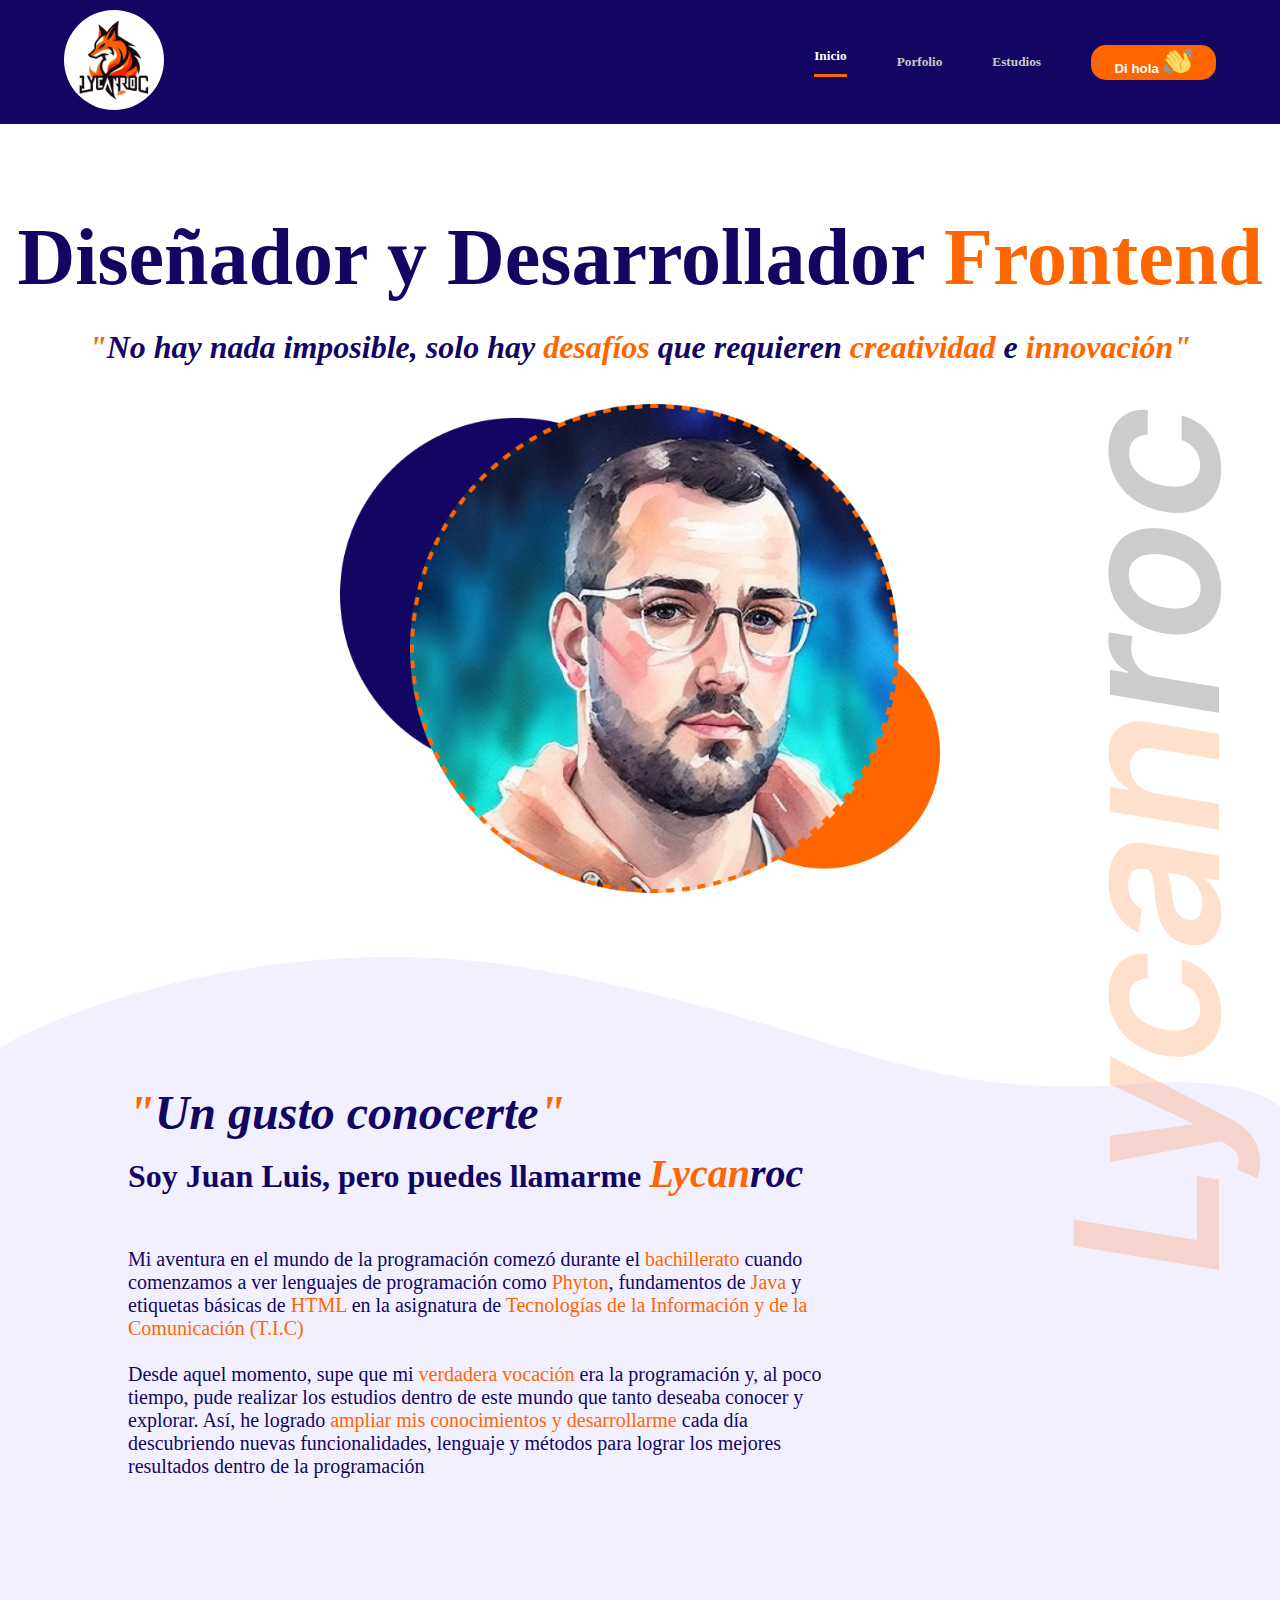
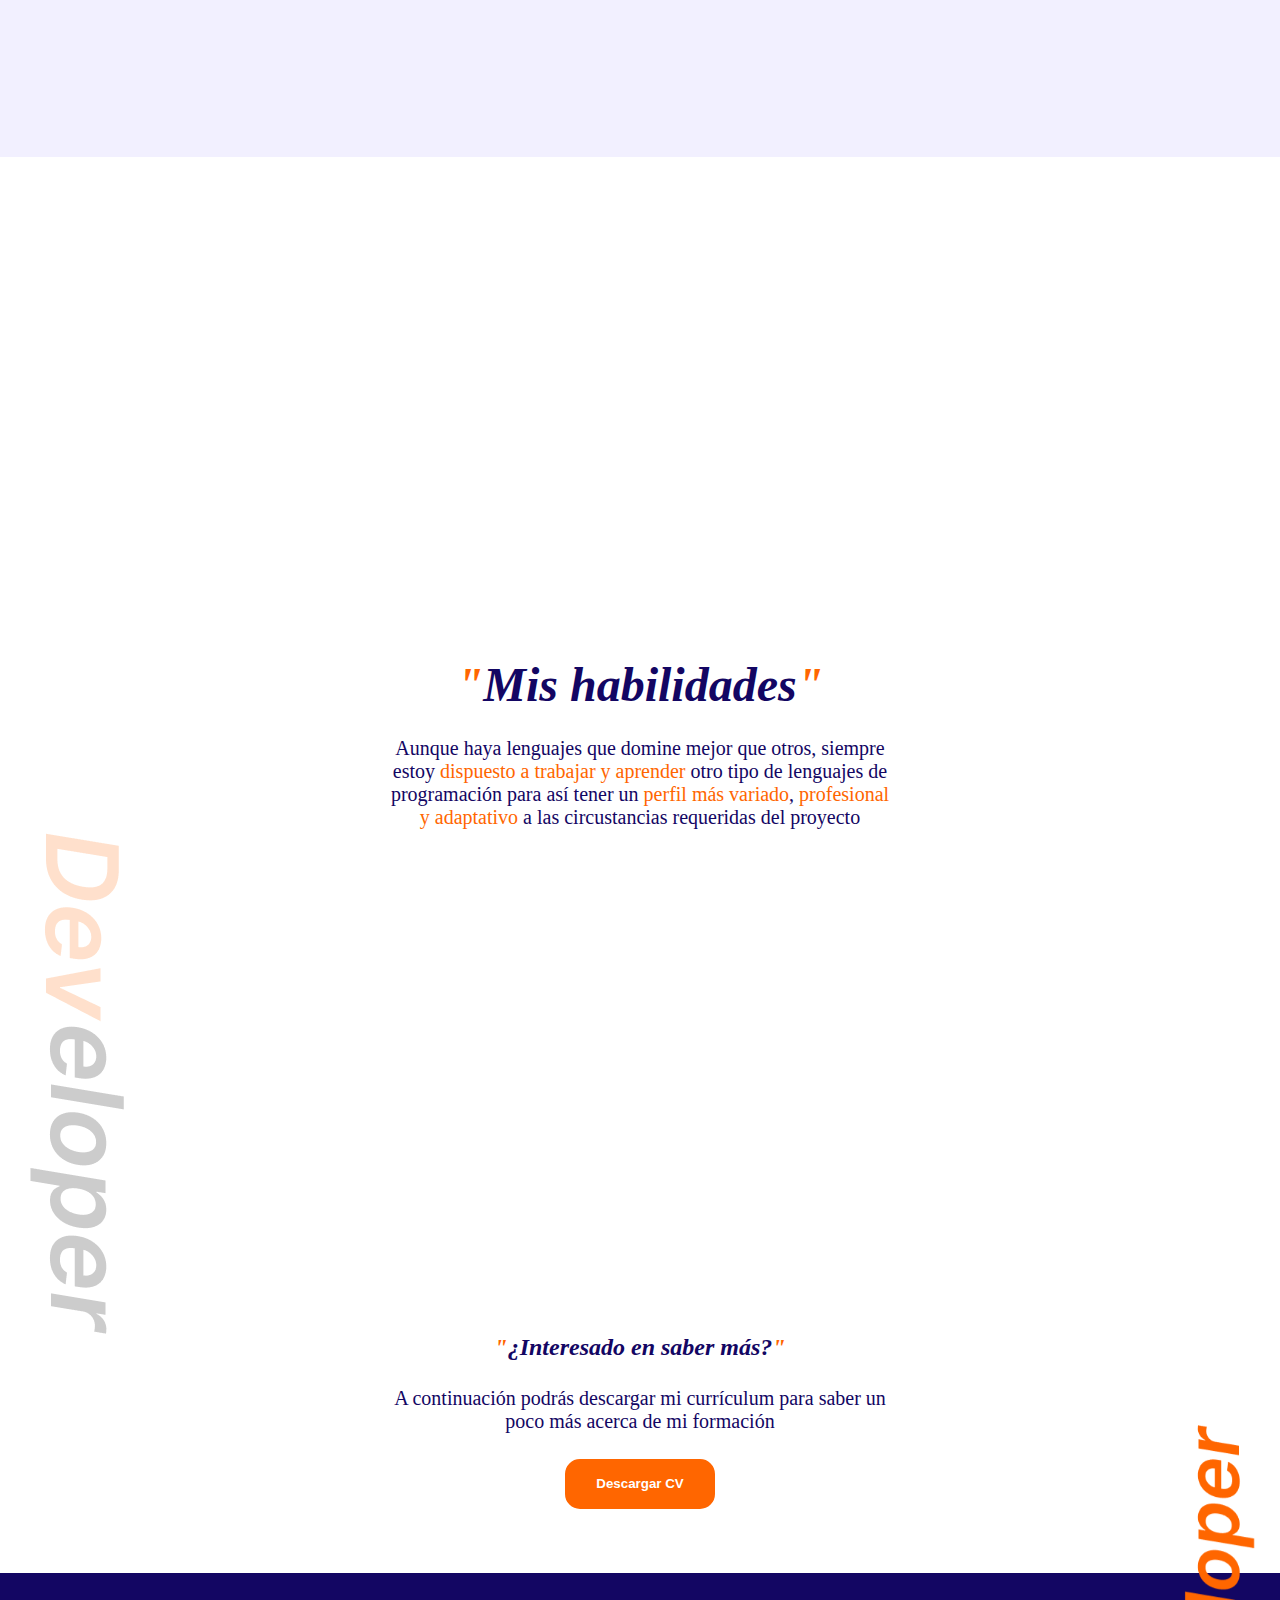
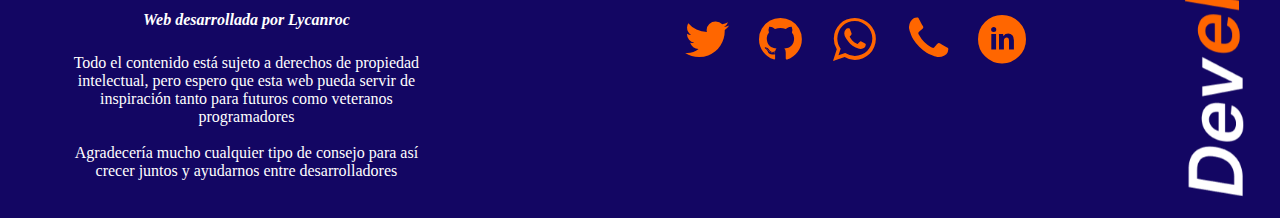
<file: index.html>
<!DOCTYPE html>
<html lang="es">
  <head>
    <meta charset="UTF-8">
    <meta name="viewport" content="width=device-width, initial-scale=1.0">
    <title>Juan Luis Casado Lopez | Designer and Frontend Developer</title>
    <link href="https://cdn.jsdelivr.net/npm/bootstrap@5.3.2/dist/css/bootstrap.min.css" rel="stylesheet" integrity="sha384-T3c6CoIi6uLrA9TneNEoa7RxnatzjcDSCmG1MXxSR1GAsXEV/Dwwykc2MPK8M2HN" crossorigin="anonymous">
    <link rel="shortcut icon" href="images/Logotipo Lycanroc/Lycanroc_logo_without_background.ico.png" type="image/x-icon">
    <link rel="icon" href="images/Logotipo Lycanroc/Lycanroc_logo_without_background.ico.png" type="image/x-icon">
    <link rel="stylesheet" href="styles/style.css">
    <link rel="stylesheet" href="styles/fontello.css">

    <!-- Link Swiper's CSS -->
    <link rel="stylesheet" href="https://unpkg.com/swiper/swiper-bundle.min.css"/>
  </head>
  <body>

    <!--Sección del menú superior-->
    <nav class="menu-container">
      <div class="logo-section">
        <a href="index.html">
          <img class="logo" src="images/Logotipo Lycanroc/Lycanroc_logo_without_background.png" alt="Lycanroc_logo">
        </a>
      </div>
      <div class="options-section">
        <h5 class="selected-option">Inicio</h5>
        <a href="pages/personal-proyects.html">
          <h5 class="not-selected-option">Porfolio</h5>
        </a>
        <a href="pages/education.html">
          <h5 class="not-selected-option">Estudios</h5>
        </a>
        <button onclick="location.href='mailto:lycanrocprogrammer@gmail.com'" class="menu-contact-button">Di hola <img src="images/emojis/waving_hand .png"></button>
      </div>
    </nav>

    <!--Sección del contenido principal-->
    <main>

      <!--Sección de presentación simple-->
      <div class="presentation-section">
        <h1 class="title-presentation-section">
          <span class="white-text">Diseñador y Desarrollador</span>
          <span class="orange-text">Frontend</span>
        </h1>
        <h5 class="slogan">
          
          <!--Se debe dejar así para que, a la hora de renderizar en el HTML, aparezca como "Lycanroc". De la forma normal, se renderizaría como "Lycan roc"-->
          <span class="orange-text">"</span><span>No hay nada imposible, solo hay</span>
          <span class="orange-text">desafíos</span>
          <span>que requieren</span>
          <span class="orange-text">creatividad</span>
          <span>e</span>
          <span class="orange-text">innovación"</span>
        </h5>
      </div>
      <div class="presentation-container1">
        <img class="photo-decoration" src="images/Photo/Photo_decoration.png">
        <img class="name-decoration" src="images/Name/Name-decoration.png">
      </div>
      <div class="about-me-section">
        <div class="text-about-me">
          <h2 class="title-about-me-section"><span class="orange-text">"</span>Un gusto conocerte<span class="orange-text">"</span></h2>
          <h4 class="subtitle-about-me-section">Soy Juan Luis, pero puedes llamarme <span class="name-decoration-about-me"><span class="orange-text">Lycan</span><span class="black-text">roc</span></h4></span>
          <div class="main-text-about-me-section">
            <p>Mi aventura en el mundo de la programación comezó durante el <span class="orange-text">bachillerato</span> cuando comenzamos a ver lenguajes de programación como <span class="orange-text">Phyton</span>, fundamentos de <span class="orange-text">Java</span> y etiquetas básicas de <span class="orange-text">HTML</span> en la asignatura de <span class="orange-text"> Tecnologías de la Información y de la Comunicación (T.I.C)</span></p>
            <br>
            <p>Desde aquel momento, supe que mi <span class="orange-text">verdadera vocación</span> era la programación y, al poco tiempo, pude realizar los estudios dentro de este mundo que tanto deseaba conocer y explorar. Así, he logrado <span class="orange-text">ampliar mis conocimientos y desarrollarme</span> cada día descubriendo nuevas funcionalidades, lenguaje y métodos para lograr los mejores resultados dentro de la programación</p>
          </div>
          <div class="cards-about-me-section">
            <div class="card1">
              <div class="card1-header">
                <h1 class="title-card1-header">Diseñador</h1>
                <h4 class="subtitle-card1-header"><span class="orange-text">"</span>El diseño web no es solo hacer que las cosas se vean bonitas, sino también hacer que funcionen bien<span class="orange-text">"</span></h4>
              </div>
              <div class="card1-body">
                <div>
                  <img src="images/Cards/Designer section.png">
                  <div class="text-card1-body-section">
                    <p class="text-card1-body"><span class="orange-text">"</span>Es importante un <span class="orange-text">diseño agradable</span> a la vista, <span class="orange-text">adaptativo</span> y <span class="orange-text">funcional</span><span class="orange-text">"</span></p>
                  </div>
                  <div class="list-card1-body-section">
                    <ul class="card1-list">
                      <div>
                        <li>Sketchs</li>
                        <li>Figma</li>
                        <li>Papel y lápiz</li>
                      </div>
                      <div>
                        <li>Google Fonts</li>
                        <li>Proto.io</li>
                        <li>Studio Desing</li>
                      </div>
                    </ul>
                  </div>
                </div>
              </div>
            </div>
            <div class="card2">
              <div class="card2-header">
                <h1 class="title-card2-header">Desarrollador Frontend</h1>
                <h4 class="subtitle-card2-header"><span class="orange-text">"</span>El Frontend es el puente entre el usuario y el backend, y el diseñador web es el arquitecto que lo construye<span class="orange-text">"</span></h4>
              </div>
              <div class="card2-body">
                <div>
                  <img src="images/Cards/Frontend developer section.png">
                  <div class="text-card2-body-section">
                    <p class="text-card2-body"><span class="orange-text">"</span>El <span class="orange-text">código es poesía</span>, y el <span class="orange-text">Frontend</span> es el arte de <span class="orange-text">darle vida</span><span class="orange-text">"</span></p>
                  </div>
                  <div class="list-card2-body-section">
                    <ul class="card2-list">
                      <div>
                        <li>CSS</li>
                        <li>HTML</li>
                        <li>JavaScript</li>
                      </div>
                      <div>
                        <li>TypeScript</li>
                        <li>Java</li>
                        <li>Angular</li>
                      </div>
                    </ul>
                  </div>
                </div>
              </div>
            </div>
          </div>
        </div>
      </div>
      <div class="skills-section">
        <img class="aditional-name-decoration" src="images/Name/Additional-name-decoration.png">  
        <div class="skills-header">
          <h1 class="skills-heading"><span class="orange-text">"</span>Mis habilidades<span class="orange-text">"</span></h1>
          <p>Aunque haya lenguajes que domine mejor que otros, siempre estoy <span class="orange-text">dispuesto a trabajar y aprender</span> otro tipo de lenguajes de programación para así tener un <span class="orange-text">perfil más variado</span>,<span class="orange-text"> profesional y adaptativo</span> a las circustancias requeridas del proyecto</p>
        </div>
        <div class="skills">
          <div class="right-content">
            <div class="skills-bar">
              <div class="bar">
                <div class="info">
                  <span>HTML</span>
                </div>
                <div class="progress-line"><span class="html"></span></div>
                <div class="bar">
                  <div class="info">
                    <span>CSS</span>
                  </div>
                  <div class="progress-line"><span class="css"></span></div>
                  <div class="bar">
                    <div class="info">
                      <span>BOOTSTRAP</span>
                    </div>
                    <div class="progress-line"><span class="bootstrap"></span></div>
                    <div class="bar">
                      <div class="info">
                        <span>JAVASCRIPT</span>
                      </div>
                      <div class="progress-line"><span class="javascript"></span></div>
                      <div class="bar">
                        <div class="info">
                          <span>SPRING</span>
                        </div>
                        <div class="progress-line"><span class="spring"></span></div>
                        <div class="bar">
                          <div class="info">
                            <span>ANGULAR</span>
                          </div>
                          <div class="progress-line"><span class="angular"></span></div>
                        </div>
                      </div>
                    </div>
                  </div>
                </div>
              </div>
            </div>
          </div>
        </div>
        <div class="curriculum-section">
          <h2><span class="orange-text">"</span>¿Interesado en saber más?<span class="orange-text">"</span> </h2>
          <p>A continuación podrás descargar mi currículum para saber un poco más acerca de mi formación</p>
          <button onclick="descargarPDF()" class="curriculum-button">Descargar CV</button>
        </div>
      </div>
    </main>
    <footer>
      <div class="footer-container">
        <img class="alternative-aditional-name-decoration" src="images/Footer/Alternative-additional-name-decoration.png">
        <div class="footer-text">
          <h4>Web desarrollada por Lycanroc</h4>
        <p>Todo el contenido está sujeto a derechos de propiedad intelectual, pero espero que esta web pueda servir de inspiración tanto para futuros como veteranos programadores</p>
        <br>
        <p>Agradecería mucho cualquier tipo de consejo para así crecer juntos y ayudarnos entre desarrolladores</p>
        </div>
        <div class="footer-icon">
          <i class="icon-twitter"></i>
          <i class="icon-github"></i>
          <i class="icon-whatsapp"></i>
          <i class="icon-phone"></i>
          <i class="icon-linkedin"></i>
        </div>
      </div>
    </footer>

    <!--Enlace con bootstrap-->
    <script src="https://cdn.jsdelivr.net/npm/bootstrap@5.3.2/dist/js/bootstrap.bundle.min.js" integrity="sha384-C6RzsynM9kWDrMNeT87bh95OGNyZPhcTNXj1NW7RuBCsyN/o0jlpcV8Qyq46cDfL" crossorigin="anonymous"></script>
    <script src="javaScripts/javaScript.js"></script>
  </body>
</html>
</file>
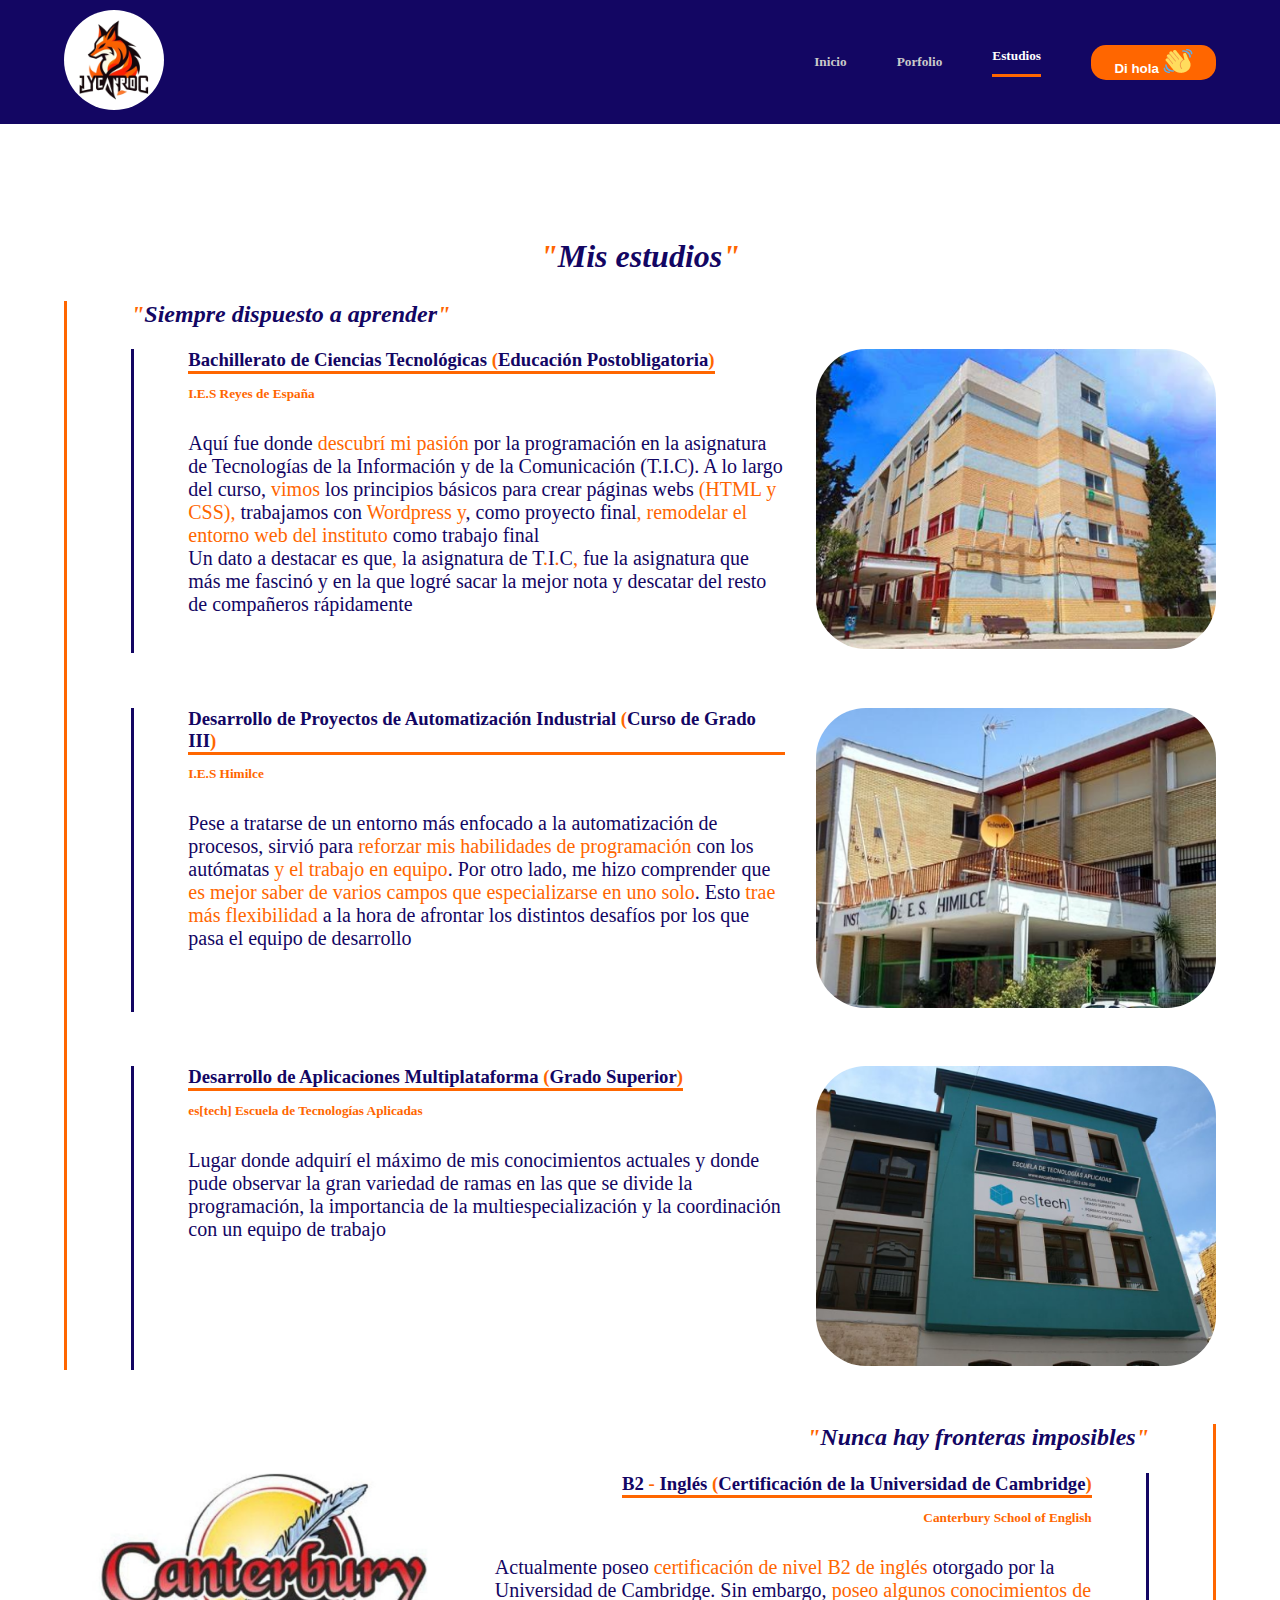
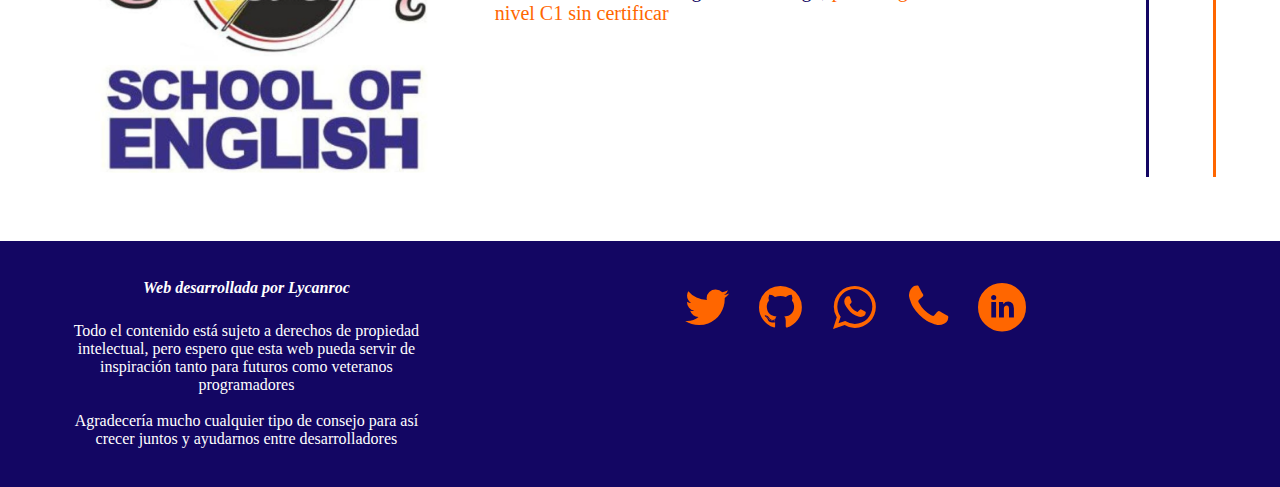
<file: pages/education.html>
<!DOCTYPE html>
<html lang="es">
    <head>
        <meta charset="UTF-8">
        <meta name="viewport" content="width=device-width, initial-scale=1.0">
        <title>Juan Luis Casado Lopez | About Me</title>
        <link href="https://cdn.jsdelivr.net/npm/bootstrap@5.3.2/dist/css/bootstrap.min.css" rel="stylesheet" integrity="sha384-T3c6CoIi6uLrA9TneNEoa7RxnatzjcDSCmG1MXxSR1GAsXEV/Dwwykc2MPK8M2HN" crossorigin="anonymous">
        <link rel="shortcut icon" href="../images/Logotipo Lycanroc/Lycanroc_logo_without_background.ico.png" type="image/x-icon">
        <link rel="icon" href="../images/Logotipo Lycanroc/Lycanroc_logo_without_background.ico.png" type="image/x-icon">
        <link rel="stylesheet" href="../styles/style.css">
        <link rel="stylesheet" href="../styles/fontello.css">
    </head>
    <body>
        <nav class="menu-container">
            <div class="logo-section">
                <a href="../index.html">
                <img class="logo" src="../images/Logotipo Lycanroc/Lycanroc_logo_without_background.png" alt="Lycanroc_logo">
                </a>
            </div>
            <div class="options-section">
                <a href="../index.html">
                    <h5 class="not-selected-option">Inicio</h5>
                </a>
                <a href="../pages/personal-proyects.html">
                    <h5 class="not-selected-option">Porfolio</h5>
                </a>
                <h5 class="selected-option">Estudios</h5>
                <button onclick="location.href='mailto:lycanrocprogrammer@gmail.com'" class="menu-contact-button">Di hola <img src="../images/emojis/waving_hand .png"></button>
            </div>
        </nav>
        <main class="education-section">
            <div class="presentation">
                <h1><span class="orange-text">"</span>Mis estudios<span class="orange-text">"</span></h1>
            </div>
            <div class="my-studies">
                <h2><span class="orange-text">"</span>Siempre dispuesto a aprender<span class="orange-text">"</span></h2>
                <div class="ies-reyes-de-espania">
                    <div class="my-studies-text">
                        <h3>Bachillerato de Ciencias Tecnológicas <span class="orange-text">(</span>Educación Postobligatoria<span class="orange-text">)</span></h3>
                        <h5>I.E.S Reyes de España</h5>
                        <p>Aquí fue donde <span class="orange-text">descubrí mi pasión</span> por la programación en la asignatura de Tecnologías de la Información y de la Comunicación (T.I.C). A lo largo del curso, <span class="orange-text">vimos</span> los principios básicos para crear páginas webs <span class="orange-text">(HTML y CSS),</span> trabajamos con <span class="orange-text">Wordpress y</span>, como proyecto final<span class="orange-text">, remodelar el entorno web del instituto</span> como trabajo final</p>
                        <p>Un dato a destacar es que<span class="orange-text">,</span> la asignatura de T<span class="orange-text">.</span>I<span class="orange-text">.</span>C<span class="orange-text">,</span> fue la asignatura que más me fascinó y en la que logré sacar la mejor nota y descatar del resto de compañeros rápidamente</p>
                    </div>
                    <div class="ies-reyes-de-espania-image">
                        <img src="../images/Studies/reyes-de-espania 1.png">
                    </div>
                </div>
                <div class="ies-himilce">
                    <div class="my-studies-text">
                        <h3>Desarrollo de Proyectos de Automatización Industrial <span class="orange-text">(</span>Curso de Grado III<span class="orange-text">)</span></h3>
                        <h5>I.E.S Himilce</h5>
                        <p>Pese a tratarse de un entorno más enfocado a la automatización de procesos, sirvió para <span class="orange-text">reforzar mis habilidades de programación</span> con los autómatas <span class="orange-text">y el trabajo en equipo</span>. Por otro lado, me hizo comprender que <span class="orange-text">es mejor saber de varios campos que especializarse en uno solo</span>. Esto <span class="orange-text">trae más flexibilidad</span> a la hora de afrontar los distintos desafíos por los que pasa el equipo de desarrollo</p>
                    </div>
                    <div class="ies-himilce-image">
                        <img src="../images/Studies/himilce 1.png">
                    </div>
                </div>
                <div class="estech">
                    <div class="my-studies-text">
                        <h3>Desarrollo de Aplicaciones Multiplataforma <span class="orange-text">(</span>Grado Superior<span class="orange-text">)</span></h3>
                        <h5>es[tech] Escuela de Tecnologías Aplicadas</h5>
                        <p>Lugar donde adquirí el máximo de mis conocimientos actuales y donde pude observar la gran variedad de ramas en las que se divide la programación, la importancia de la multiespecialización y la coordinación con un equipo de trabajo</p>
                    </div>
                    <div class="estech-image">
                        <img src="../images/Studies/estech 1.png">
                    </div>
                </div>
            </div>
            <div class="my-languages">
                <h2><span class="orange-text">"</span>Nunca hay fronteras imposibles<span class="orange-text">"</span></h2>
                <div class="english">
                    <div class="english-image">
                        <img src="../images/Studies/309039106_536471515145734_5285692014322863322_n 1.png">
                    </div>
                    <div class="my-languages-text">
                        <h3>B2 <span class="orange-text">-</span> Inglés <span class="orange-text">(</span>Certificación de la Universidad de Cambridge<span class="orange-text">)</span></h3>
                        <h5>Canterbury School of English</h5>
                        <p>Actualmente poseo <span class="orange-text">certificación de nivel B2 de inglés</span> otorgado por la Universidad de Cambridge. Sin embargo, <span class="orange-text"> poseo algunos conocimientos de nivel C1 sin certificar</span></p>
                    </div>
                </div>
            </div>
        </main>
        <footer>
            <div class="footer-container">
              <div class="footer-text">
                <h4>Web desarrollada por Lycanroc</h4>
              <p>Todo el contenido está sujeto a derechos de propiedad intelectual, pero espero que esta web pueda servir de inspiración tanto para futuros como veteranos programadores</p>
              <br>
              <p>Agradecería mucho cualquier tipo de consejo para así crecer juntos y ayudarnos entre desarrolladores</p>
              </div>
              <div class="footer-icon">
                <i class="icon-twitter"></i>
                <i class="icon-github"></i>
                <i class="icon-whatsapp"></i>
                <i class="icon-phone"></i>
                <i class="icon-linkedin"></i>
              </div>
            </div>
        </footer>  
    </body>
</html>
</file>
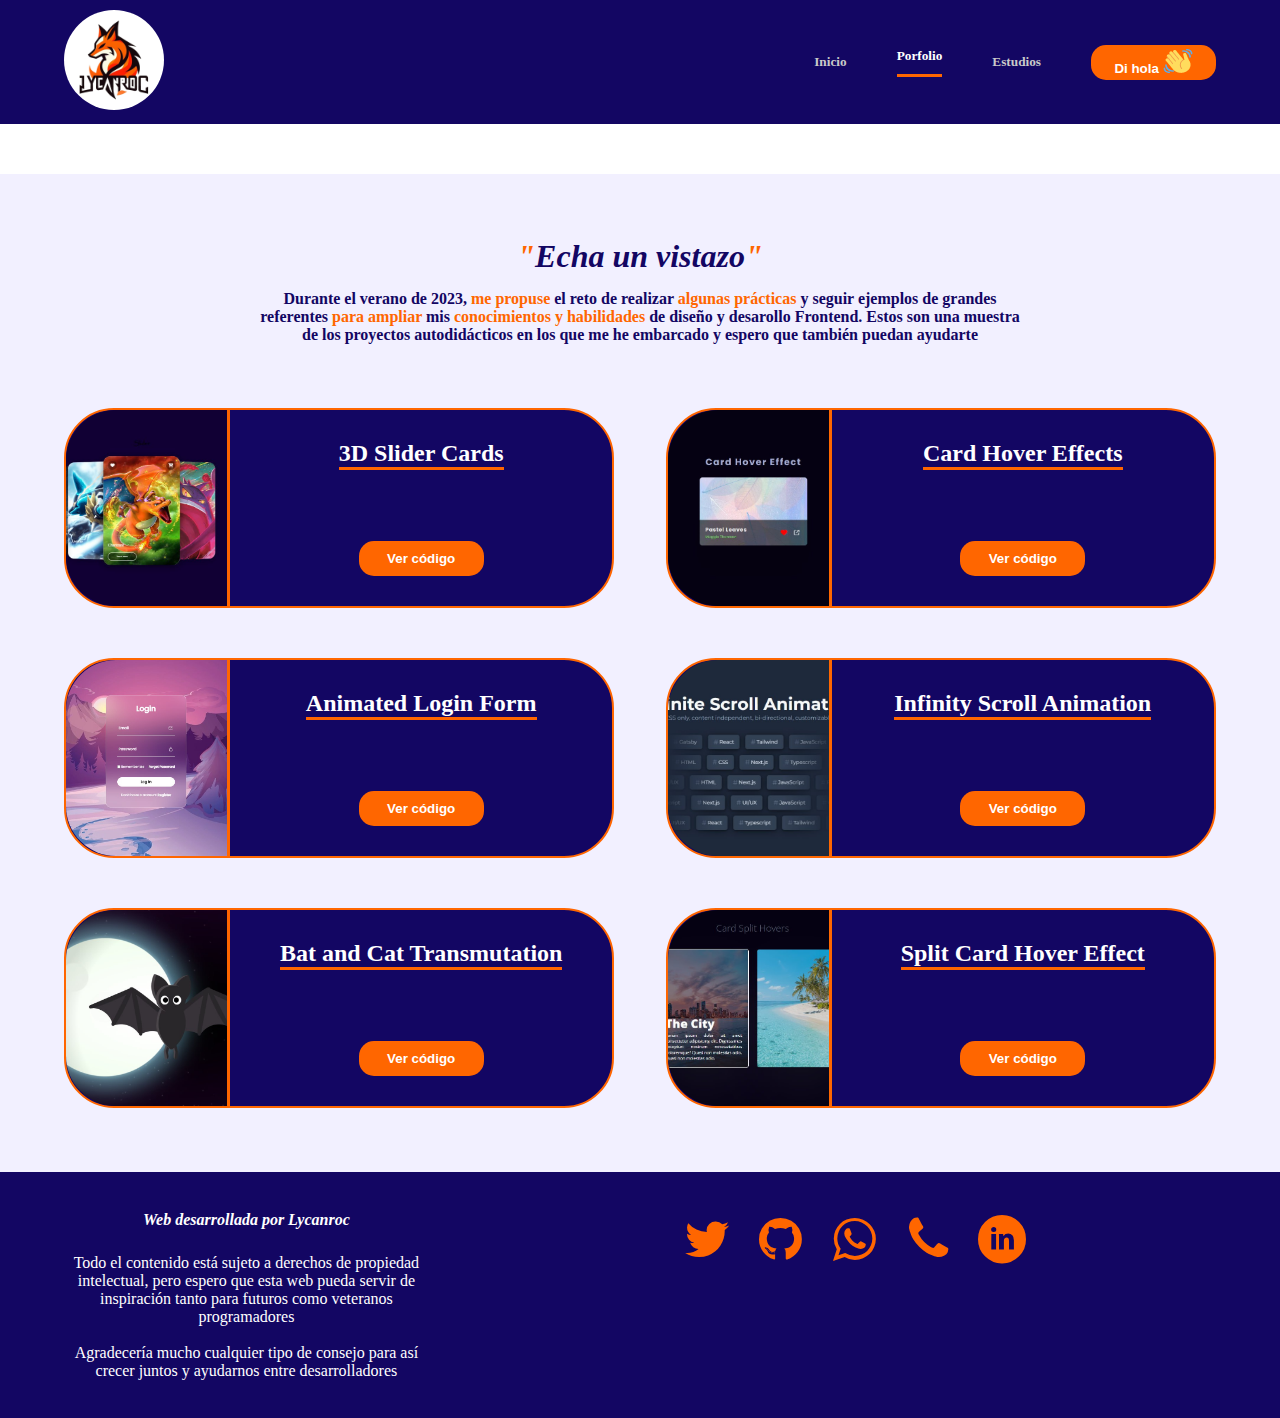
<file: pages/personal-proyects.html>
<!DOCTYPE html>
<html lang="en">
  <head>
    <meta charset="UTF-8">
    <meta name="viewport" content="width=device-width, initial-scale=1.0">
    <title>Juan Luis Casado Lopez | Contact</title>
    <link href="https://cdn.jsdelivr.net/npm/bootstrap@5.3.2/dist/css/bootstrap.min.css" rel="stylesheet" integrity="sha384-T3c6CoIi6uLrA9TneNEoa7RxnatzjcDSCmG1MXxSR1GAsXEV/Dwwykc2MPK8M2HN" crossorigin="anonymous">
    <link rel="shortcut icon" href="../images/Logotipo Lycanroc/Lycanroc_logo_without_background.ico.png" type="image/x-icon">
    <link rel="icon" href="../images/Logotipo Lycanroc/Lycanroc_logo_without_background.ico.png" type="image/x-icon">
    <link rel="stylesheet" href="../styles/style.css">
    <link rel="stylesheet" href="../styles/fontello.css">
  </head>
  <body>
    <nav class="menu-container">
      <div class="logo-section">
          <a href="../index.html">
          <img class="logo" src="../images/Logotipo Lycanroc/Lycanroc_logo_without_background.png" alt="Lycanroc_logo">
          </a>
      </div>
      <div class="options-section">
          <a href="../index.html">
            <h5 class="not-selected-option">Inicio</h5>
          </a>
          <h5 class="selected-option">Porfolio</h5>
          <a href="../pages/education.html">
            <h5 class="not-selected-option">Estudios</h5>
          </a>
          <button onclick="location.href='mailto:lycanrocprogrammer@gmail.com'" class="menu-contact-button">Di hola <img src="../images/emojis/waving_hand .png"></button>
      </div>
  </nav>
    <main>
      <div class="personal-proyect-header">
        <h1><span class="orange-text">"</span>Echa un vistazo<span class="orange-text">"</span></h1>
        <h4>Durante el verano de 2023, <span class="orange-text">me propuse</span> el reto de realizar <span class="orange-text">algunas prácticas</span> y seguir ejemplos de grandes referentes <span class="orange-text">para ampliar</span> mis <span class="orange-text">conocimientos  y habilidades</span> de diseño y desarollo Frontend. Estos son una muestra de los proyectos autodidácticos en los que me he embarcado y espero que también puedan ayudarte</h4>
      </div>
      <div class="personal-proyects-section">
        <div class="first-column">
          <div class="personal-proyect1">
            <img src="../images/Personal Proyects/3d-slider-cards.jpg">
            <div class="personal-proyect-text">
              <h2>3D Slider Cards</h2>
              <a href="https://github.com/LycanrocProgrammer/Practice-Proyects/tree/main/Slider%20Cards">
                <button>Ver código</button>
              </a>
            </div>
          </div>
          <div class="personal-proyect3">
            <img src="../images/Personal Proyects/animated-login-form.jpg">
            <div class="personal-proyect-text">
              <h2>Animated Login Form</h2>
              <a href="https://github.com/LycanrocProgrammer/Practice-Proyects/tree/main/Animated%20Login%20Form">
                <button>Ver código</button>
              </a>
            </div>
          </div>
          <div class="personal-proyect5">
            <img src="../images/Personal Proyects/bat-cat-transmutation.jpg">
            <div class="personal-proyect-text">
              <h2>Bat and Cat Transmutation</h2>
              <a href="https://github.com/LycanrocProgrammer/Practice-Proyects/tree/main/Bat%20Cat%20Transmutation%20CSS">
                <button>Ver código</button>
              </a>
            </div>
          </div>
        </div>
        <div class="second-column">
          <div class="personal-proyect2">
            <img src="../images/Personal Proyects/card-hover-effect.jpg">
            <div class="personal-proyect-text">
              <h2>Card Hover Effects</h2>
              <a href="https://github.com/LycanrocProgrammer/Practice-Proyects/tree/main/Card%20Hover%20Effect">
                <button>Ver código</button>
              </a>
            </div>
          </div>
          <div class="personal-proyect4">
            <img src="../images/Personal Proyects/infinity-scroll-animation.jpg">
            <div class="personal-proyect-text">
              <h2>Infinity Scroll Animation</h2>
              <a href="https://github.com/LycanrocProgrammer/Practice-Proyects/tree/main/Infinite%20Scroll%20Animation">
                <button>Ver código</button>
              </a>
            </div>
          </div>
          <div class="personal-proyect6">
            <img src="../images/Personal Proyects/split-card-hover-effect.jpg">
            <div class="personal-proyect-text">
              <h2>Split Card Hover Effect</h2>
              <a href="https://github.com/LycanrocProgrammer/Practice-Proyects/tree/main/Split%20Card%20Hover%20Effect">
                <button>Ver código</button>
              </a>
            </div>
          </div>
        </div>
      </div>
    </main>
    <footer>
      <div class="footer-container">
        <div class="footer-text">
          <h4>Web desarrollada por Lycanroc</h4>
        <p>Todo el contenido está sujeto a derechos de propiedad intelectual, pero espero que esta web pueda servir de inspiración tanto para futuros como veteranos programadores</p>
        <br>
        <p>Agradecería mucho cualquier tipo de consejo para así crecer juntos y ayudarnos entre desarrolladores</p>
        </div>
        <div class="footer-icon">
          <i class="icon-twitter"></i>
          <i class="icon-github"></i>
          <i class="icon-whatsapp"></i>
          <i class="icon-phone"></i>
          <i class="icon-linkedin"></i>
        </div>
      </div>
    </footer>
  </body>
</html>
</file>
<file: styles/style.css>
* {
    margin: 0;
    padding: 0;
    box-sizing: border-box;
}

button {
    width: 150px;
    height: 50px;
    background-color: #ff6600;
    color: #fff;
    border: none;
    border-radius: 15px;
    font-weight: bold;
    border: 2px solid #ff6600;
}

button:active {
    color: #ff6600;
    background-color: white;
    border: 2px solid #ff6600;
}

.menu-container {
    background-color: #130663;
    display: flex;
    position: sticky;
    top: 0;
    justify-content: space-between;
    align-items: center;
    z-index: 20;
}

.logo-section {
    margin: 10px 0 10px 5%;
}

.logo {
    width: 100px;
    height: 100px;
    background-color: white;
    border-radius: 50%;
}

.options-section {
    display: flex;
    justify-content: space-between;
    align-items: center;
    padding-right: 5%;
    gap: 50px;
}

.selected-option {
    color: #fff;
    padding-bottom: 10px;
    border-bottom: 3px solid #ff6600;
    font-weight: bold;
}

.not-selected-option {
    color: #c9c9c9;
}

.not-selected-option:hover {
    color: #fff;
    transform: scale(1.1);
}

a {
    text-decoration: none;
}

.menu-contact-button {
    width: 125px;
    height: 35px;
    background-color: #ff6600;
    color: #fff;
    border: none;
    border-radius: 15px;
    font-weight: bold;
}

.presentation-section {
    display: flex;
    justify-content: center;
    align-items: center;
    flex-direction: column;
    background-color: #fff;
    padding: 3% 0;
}

.title-presentation-section {
    font-size: 500%;
    font-weight: bold;
    font-family: 'Blogger Sans';
}

.white-text {
    color: #130663;
}

.orange-text {
    color: #ff6600;
}

.slogan {
    font-size: 200%;
    color: #130663;
    margin-top: 2%;
    font-style: italic;
}

.presentation-container1 {
    position: relative;
    width: 100%;
    display: flex;
    justify-content: center;
    background-color: #fff;
    padding-bottom: 5%;
}

.photo-decoration {
    width: 600px;
    height: auto;
}

.name-decoration {
    position: absolute;
    width: auto;
    right: 1%;
    z-index: 3;
}

.about-me-section {
    position: relative;
    padding-bottom: 10%;
    background-image: url(../images/Cards/Background.png);
    background-repeat: no-repeat;
    background-size: cover;
}

.background {
    width: 100%;
    position: absolute;
    z-index: 1;
}

.text-about-me {
    position: relative;
    z-index: 2;
    padding: 10% 10% 0;
    color: #130663;
}

.title-about-me-section {
    font-family: 'Blogger Sans';
    font-style: italic;
    font-weight: bold;
    font-size: 300%;
    margin-bottom: 1%;
}

.name-decoration-about-me {
    font-size: 125%;
    font-style: italic;
    font-weight: bold;
}

.subtitle-about-me-section {
    margin-bottom: 5%;
    font-size: 200%;
}

.main-text-about-me-section {
    font-size: 125%;
    padding-right: 30%;
    margin-bottom: 5%;
}

.cards-about-me-section {
    width: 100%;
    height: 800px;
    display: flex;
    justify-content: center;
    gap: 10%;
}

@keyframes slideInFromLeft {
    0% {
        transform: translateX(-100%);
        opacity: 0;
    }
    100% {
        transform: translateX(0);
        opacity: 1;
    }
}

.card1 {
    width: 800px;
    height: 900px;
    background-color: #fff;
    border-radius: 75px;
    display: flex;
    flex-direction: column;
    opacity: 0;
}

.slideInFromLeft {
    animation: slideInFromLeft 1s ease-out forwards;
    opacity: 1;
}

.card1:visible {
    visibility: visible;
}

.card1-header {
    display: flex;
    justify-content: center;
    align-items: center;
    flex-direction: column;
    width: 100%;
    height: auto;
    background-color: #130663;
    color: #fff;
    border-radius: 75px 75px 0 0;
    padding: 5%;
    text-align: center;
    gap: 20%;
}

.title-card1-header {
    padding-bottom: 10px;
    border-bottom: 3px solid #ff6600;
    font-weight: bold;
    margin-bottom: 5%;
}

.subtitle-card1-header {
    font-style: italic;
}

.card1-body {
    width: 100%;
    height: 100%;
    display: flex;
    justify-content: center;
    align-items: center;
    flex-direction: column;
    margin: 5% 0;
}

.text-card1-body-section {
    display: flex;
    justify-content: center;
    border-bottom: 3px solid #ff6600;
    padding: 5% 0;
    font-style: italic;
}

ul li {
    margin-top: 5%;
    font-size: 20px;
}

ul li::marker {
    color: #ff6600;
}

.card1-list {
    display: flex;
    justify-content: center;
    align-items: center;
    gap: 35%;
    margin-top: 5%;
}

@keyframes slideInFromRight {
    0% {
        transform: translateX(100%);
        opacity: 0;
    }
    100% {
        transform: translateX(0);
        opacity: 1;
    }
}

.card2 {
    width: 800px;
    height: 900px;
    background-color: #fff;
    border-radius: 75px;
    display: flex;
    flex-direction: column;
    opacity: 0;
}

.slideInFromRight {
    animation: slideInFromRight 1s ease-out forwards;
    opacity: 1;
}

.card2-header {
    display: flex;
    justify-content: center;
    align-items: center;
    flex-direction: column;
    width: 100%;
    height: auto;
    background-color: #2b1b8d;
    color: #fff;
    border-radius: 75px 75px 0 0;
    padding: 5%;
    text-align: center;
    gap: 20%;
}

.title-card2-header {
    padding-bottom: 10px;
    border-bottom: 3px solid #ff6600;
    font-weight: bold;
    margin-bottom: 5%;
}

.subtitle-card2-header {
    font-style: italic;
}

.card2-body {
    width: 100%;
    height: 100%;
    display: flex;
    justify-content: center;
    align-items: center;
    flex-direction: column;
    margin: 5% 0;
}

.text-card2-body-section {
    display: flex;
    justify-content: center;
    border-bottom: 3px solid #ff6600;
    padding: 5% 0;
    font-style: italic;
}

.card2-list {
    display: flex;
    justify-content: center;
    align-items: center;
    gap: 35%;
    margin-top: 5%;
}

@keyframes slideInFromBottom {
    0% {
        transform: translateY(100%);
        opacity: 0;
    }
    100% {
        transform: translateY(0);
        opacity: 1;
    }
}

.skills-section {
    display: flex;
    justify-content: center;
    flex-direction: column;
    background-image: url(../images/Testimonial/Background_white.png);
    position: relative;
    background-repeat: no-repeat;
    background-size: cover;
    margin-block: 5%;
    width: 100%;
    height: 100%;
    z-index: 5;
}

.slideInFromBottom {
    animation: slideInFromBottom 1s ease-out forwards;
    opacity: 1;
}

.skills-header {
    display: flex;
    flex-direction: column;
    justify-content: center;
    align-items: center;
    color: #130663;
}

.skills-header h1 {
    font-family: 'Blogger Sans';
    font-style: italic;
    font-weight: bold;
    font-size: 300%;
}

.skills-section p {
    text-align: center;
    font-size: 125%;
    padding-inline: 30%;
    margin-top: 2%;
}

.aditional-name-decoration {
    position: absolute;
    width: auto;
    left: 1%;
    z-index: 90;
}

.skills {
    display: flex;
    justify-content: center;
    opacity: 0;
}

.skills .skills-heading {
    font-weight: bold;
    font-size: 300%;
    font-style: italic;
    color: #130663;
    text-align: center;
}

.skills-bar {
    padding: 25px 30px;
}

.skills-bar .bar {
    margin: 25px 0;
}

.skills-bar .bar .info span {
    font-size: 1rem;
    font-weight: 500;
}

.skills-bar .bar .info {
    margin-bottom: 8px;
    color: #130663;
}

.skills-bar .bar .progress-line {
    position: relative;
    height: 10px;
    width: 550px;
    background: #f0f0f0;
    border-radius: 10px;
}

.bar .progress-line span {
    position: absolute;
    background: #ff6600;
    height: 100%;
    border-radius: 10px;
    transform: scaleX(0);
    transform-origin: left;
}

@keyframes animate {
    100% {
      transform: scaleX(1);
    }
}

.progress-line .html {
    width: 90%;
}

.progress-line .css {
    width: 80%;
}

.progress-line .bootstrap {
    width: 75%;
}

.progress-line .javascript {
    width: 80%;
}

.progress-line .spring {
    width: 60%;
}

.progress-line .angular {
    width: 70%;
}

.bar .progress-line span::before {
    position: absolute;
    content: "";
    height: 0;
    right: 0;
    top: -12px;
    width: 0;
    border: 7px solid transparent;
    border-bottom-width: 0px;
    border-right-width: 0px;
    border-top-style: #f0f0f0;
    border-top-color: #f0f0f0;
}

.bar .progress-line span::after {
    position: absolute;
    right: 0;
    top: -28px;
    color: #fff;
    font-size: 12px;
    font-weight: 700;
    background-color: #130663;
    padding: 1px 8px;
    border-radius: 3px;
}

.progress-line .html::after {
    content: "90%";
}

.progress-line .css::after {
    content: "80%";
}

.progress-line .bootstrap::after {
    content: "75%";
}

.progress-line .javascript::after {
    content: "80%";
}

.progress-line .spring::after {
    content: "60%";
}
.progress-line .angular::after {
    content: "70%";
}

.curriculum-section {
    display: flex;
    flex-direction: column;
    align-items: center;
    margin-top: 5%;
}

.curriculum-section h2 {
    font-family: 'Blogger Sans';
    font-style: italic;
    font-weight: bold;
    color: #130663;
}

.curriculum-section p {
    text-align: center;
    font-size: 125%;
    padding-inline: 30%;
    margin-block: 2%;
    color: #130663;
}

footer {
    background-color: #130663;
    width: 100%;
    height: auto;
}

.footer-container {
    position: relative;
    display: flex;
    width: 100%;
    height: 100%;
    color: #fff;
    padding: 3% 0 3% 5%;
    text-align: center;
}

.footer-container h4 {
    margin-bottom: 25px;
}

.footer-text {
    display: flex;
    flex-direction: column;
    align-items: center;
    width: 100%;
    height: 100%;
    margin-right: 20%;
}

.footer-icon {
    display: flex;
    align-items: center;
    justify-content: space-between;
    width: 100%;
    height: 100%;
    font-size: 50px;
    margin-right: 20%;
    color: #ff6600;
}

.footer-container h4 {
    font-style: italic
}

.alternative-aditional-name-decoration {
    position: absolute;
    width: 100px;
    right: 1%;
    top: -60%;
    z-index: 998;
}

.personal-proyects-section {
    display: flex;
    justify-content: space-between;
    width: 100%;
    height: auto;
    overflow: hidden;
    background-color: #F2F0FF;
}

.personal-proyects-section img {
    width: 30%;
    height: 100%;
    border-radius: 50px 0 0 50px;
    object-fit: cover;
    object-position: center;
    border-right: 3px solid #ff6600;
}

.personal-proyects-section button {
    width: 125px;
    height: 35px;
    margin-top: 5%;
    background-color: #ff6600;
    color: #fff;
    border: none;
    border-radius: 15px;
    font-weight: bold;
}

.personal-proyects-section h2 {
    border-bottom: 3px solid #ff6600;
}

.personal-proyect-header {
    display: flex;
    flex-direction: column;
    justify-content: center;
    align-items: center;
    padding-top: 5%;
    padding-inline: 20%;
    text-align: center;
    color: #130663;
    background-color: #F2F0FF;
}

.personal-proyect-header h1 {
    font-style: italic;
    font-family: 'Blogger Sans';
    font-weight: bold;
    margin-bottom: 2%;
}

.personal-proyect-text {
    width: 100%;
    height: 100%;
    display: flex;
    justify-content: space-between;
    align-items: center;
    flex-direction: column;
    padding-block: 30px;
}

.first-column {
    display: flex;
    flex-direction: column;
    justify-content: space-between;
    width: 100%;
    height: 700px;
    margin-left: 5%;
    margin-right: 2%;
    margin-block: 5%;
}

.personal-proyect1 {
    display: flex;
    width: 100%;
    height: 200px;
    border-radius: 50px;
    background-color: #130663;
    color: white;
    border: 2px solid #ff6600;
}

.personal-proyect3 {
    display: flex;
    width: 100%;
    height: 200px;
    border-radius: 50px;
    background-color: #130663;
    color: white;
    border: 2px solid #ff6600;
}

.personal-proyect5 {
    display: flex;
    width: 100%;
    height: 200px;
    border-radius: 50px;
    background-color: #130663;
    color: white;
    border: 2px solid #ff6600;
}

.second-column {
    display: flex;
    flex-direction: column;
    justify-content: space-between;
    width: 100%;
    height: 700px;
    margin-left: 2%;
    margin-right: 5%;
    margin-top: 5%;
}

.personal-proyect2 {
    display: flex;
    width: 100%;
    height: 200px;
    border-radius: 50px;
    background-color: #130663;
    color: white;
    border: 2px solid #ff6600;
}

.personal-proyect4 {
    display: flex;
    width: 100%;
    height: 200px;
    border-radius: 50px;
    background-color: #130663;
    color: white;
    border: 2px solid #ff6600;
}

.personal-proyect6 {
    display: flex;
    width: 100%;
    height: 200px;
    border-radius: 50px;
    background-color: #130663;
    color: white;
    border: 2px solid #ff6600;
}

.education-section {
    width: 100%;
    height: auto;
    padding-block: 5%;
}

.education-section img {
    width: 400px;
    height: 300px;
    border-radius: 50px;
}

.education-section p {
    font-size: 125%;
}

.presentation {
    display: flex;
    justify-content: center;
    margin-bottom: 2%;
}

.presentation h1 {
    font-family: 'Blogger Sans';
    font-style: italic;
    font-weight: bold;
    color: #130663;
}

.my-studies {
    margin-inline: 5%;
    padding-left: 5%;
    color: #130663;
    border-left: 3px solid #ff6600;
}

.my-studies h2 {
    font-family: 'Blogger Sans';
    font-style: italic;
    font-weight: bold;
    margin-bottom: 2%;
}

.my-studies h3 {
    /*display: inline-block permite que la decoración inferior se adapte al tamaño del h3 en vez del ancho del contenedor*/
    display: inline-block;
    border-bottom: 3px solid #ff6600;
    font-weight: bold;
    margin-bottom: 2%;
}

.my-studies h5 {
    color: #ff6600;
    margin-bottom: 5%;
}

.ies-reyes-de-espania {
    display: flex;
    justify-content: space-between;
    border-left: 3px solid #130663;
    padding-left: 5%;
}

.ies-himilce {
    display: flex;
    justify-content: space-between;
    margin-block: 5%;
    border-left: 3px solid #130663;
    padding-left: 5%;
}

.estech {
    display: flex;
    justify-content: space-between;
    margin-bottom: 5%;
    border-left: 3px solid #130663;
    padding-left: 5%;
}

.my-studies-text {
    margin-right: 3%;
}

.my-languages {
    display: flex;
    align-items: end;
    flex-direction: column;
    margin-inline: 5%;
    padding-right: 5%;
    color: #130663;
    border-right: 3px solid #ff6600;
}

.my-languages h2 {
    font-family: 'Blogger Sans';
    font-style: italic;
    font-weight: bold;
    margin-bottom: 2%;
}

.my-languages h3 {
    display: inline-block;
    border-bottom: 3px solid #ff6600;
    font-weight: bold;
    margin-bottom: 2%;
}

.my-languages h5 {
    color: #ff6600;
    margin-bottom: 5%;
}

.english {
    display: flex;
    justify-content: end;
    border-right: 3px solid #130663;
    padding-right: 5%;
}

.my-languages-text {
    display: flex;
    flex-direction: column;
    align-items: end;
    margin-left: 3%;
}

@media (max-width: 1350px) {
    .menu-container {
        margin-bottom: 50px;
    }

    .about-me-section {
        height: 800px;
        margin-bottom: 500px;
        
    }

    .main-text-about-me-section {
        margin-bottom: 100px;
    }

    .card1, .card2 {
        width: 60%;
    }

    .card1 h1, .card2 h1 {
        font-size: 30px;
    }

    .card1 h4, .card2 h4 {
        font-size: 20px;
    }

    .card1 img, .card2 img {
        width: 100%;
    }
}

@media (max-width: 1261px) {
    .presentation-section {
        text-align: center;
    }
}
</file>
<file: styles/fontello.css>
@font-face {
  font-family: 'fontello';
  src: url('../font/fontello.eot?86055145');
  src: url('../font/fontello.eot?86055145#iefix') format('embedded-opentype'),
       url('../font/fontello.woff2?86055145') format('woff2'),
       url('../font/fontello.woff?86055145') format('woff'),
       url('../font/fontello.ttf?86055145') format('truetype'),
       url('../font/fontello.svg?86055145#fontello') format('svg');
  font-weight: normal;
  font-style: normal;
}
/* Chrome hack: SVG is rendered more smooth in Windozze. 100% magic, uncomment if you need it. */
/* Note, that will break hinting! In other OS-es font will be not as sharp as it could be */
/*
@media screen and (-webkit-min-device-pixel-ratio:0) {
  @font-face {
    font-family: 'fontello';
    src: url('../font/fontello.svg?86055145#fontello') format('svg');
  }
}
*/
[class^="icon-"]:before, [class*=" icon-"]:before {
  font-family: "fontello";
  font-style: normal;
  font-weight: normal;
  speak: never;

  display: inline-block;
  text-decoration: inherit;
  width: 1em;
  margin-right: .2em;
  text-align: center;
  /* opacity: .8; */

  /* For safety - reset parent styles, that can break glyph codes*/
  font-variant: normal;
  text-transform: none;

  /* fix buttons height, for twitter bootstrap */
  line-height: 1em;

  /* Animation center compensation - margins should be symmetric */
  /* remove if not needed */
  margin-left: .2em;

  /* you can be more comfortable with increased icons size */
  /* font-size: 120%; */

  /* Font smoothing. That was taken from TWBS */
  -webkit-font-smoothing: antialiased;
  -moz-osx-font-smoothing: grayscale;

  /* Uncomment for 3D effect */
  /* text-shadow: 1px 1px 1px rgba(127, 127, 127, 0.3); */
}

.icon-phone:before { content: '\e800'; } /* '' */
.icon-twitter:before { content: '\f099'; } /* '' */
.icon-github:before { content: '\f09b'; } /* '' */
.icon-whatsapp:before { content: '\f232'; } /* '' */
.icon-linkedin:before { content: '\f319'; } /* '' */
</file>
